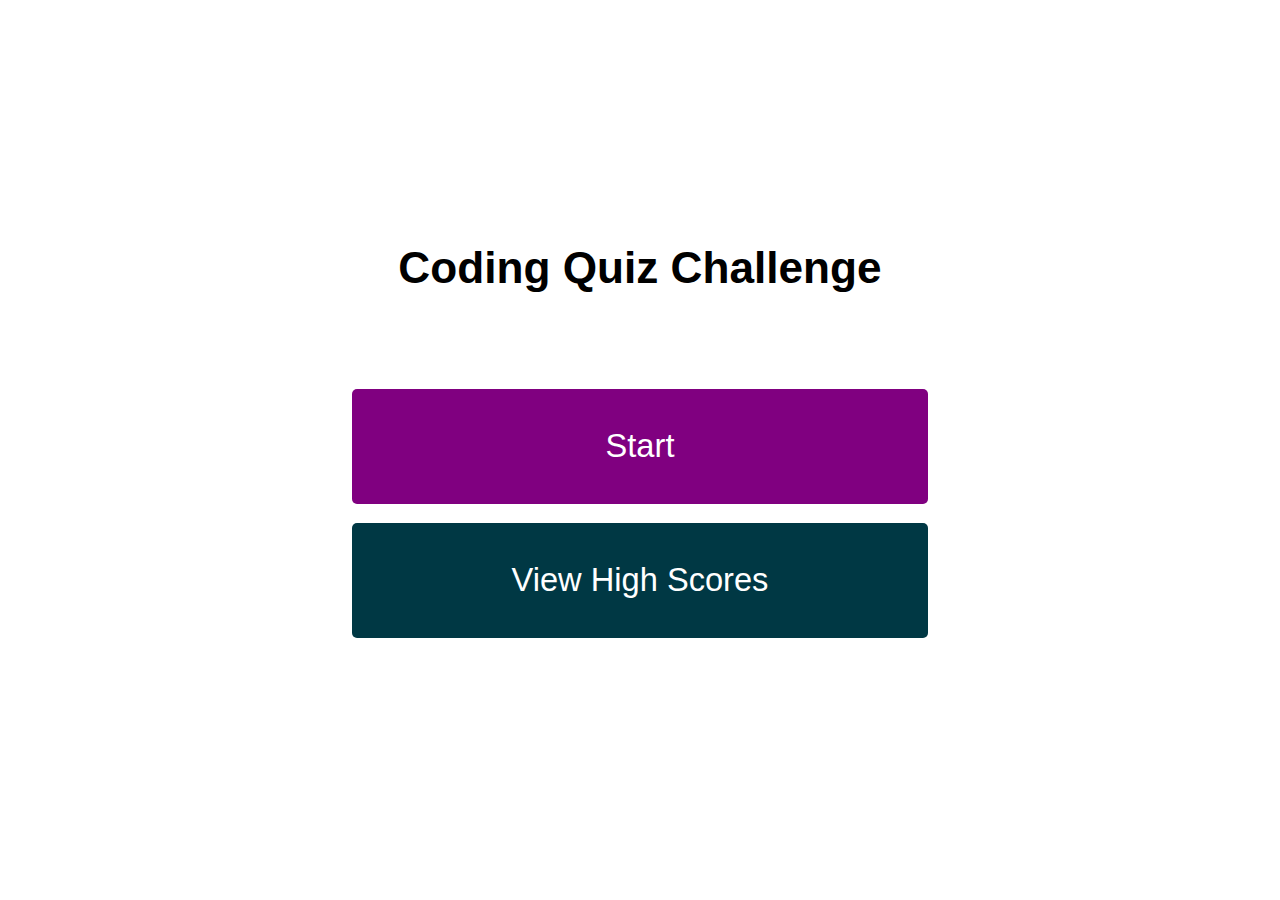
<file: index.html>
<!DOCTYPE html>
<html lang="en">
<head>
    <meta charset="UTF-8">
    <meta http-equiv="X-UA-Compatible" content="IE=edge">
    <meta name="viewport" content="width=device-width, initial-scale=1.0">
    <link rel="stylesheet" href="./assets/css/style.css">
    <title>Code Quiz</title>
</head>
<body>
    <div class="container">
       <div id="home" class="flex-column flex-center">
        <h1 class="text-center">Coding Quiz Challenge</h1>
        <a href="./game.html" class="btn">Start</a>
        <a href="./highscores.html" id="highscore-btn" class="btn">View High Scores</a>
       </div>
    </div>
</body>
</html>
</file>
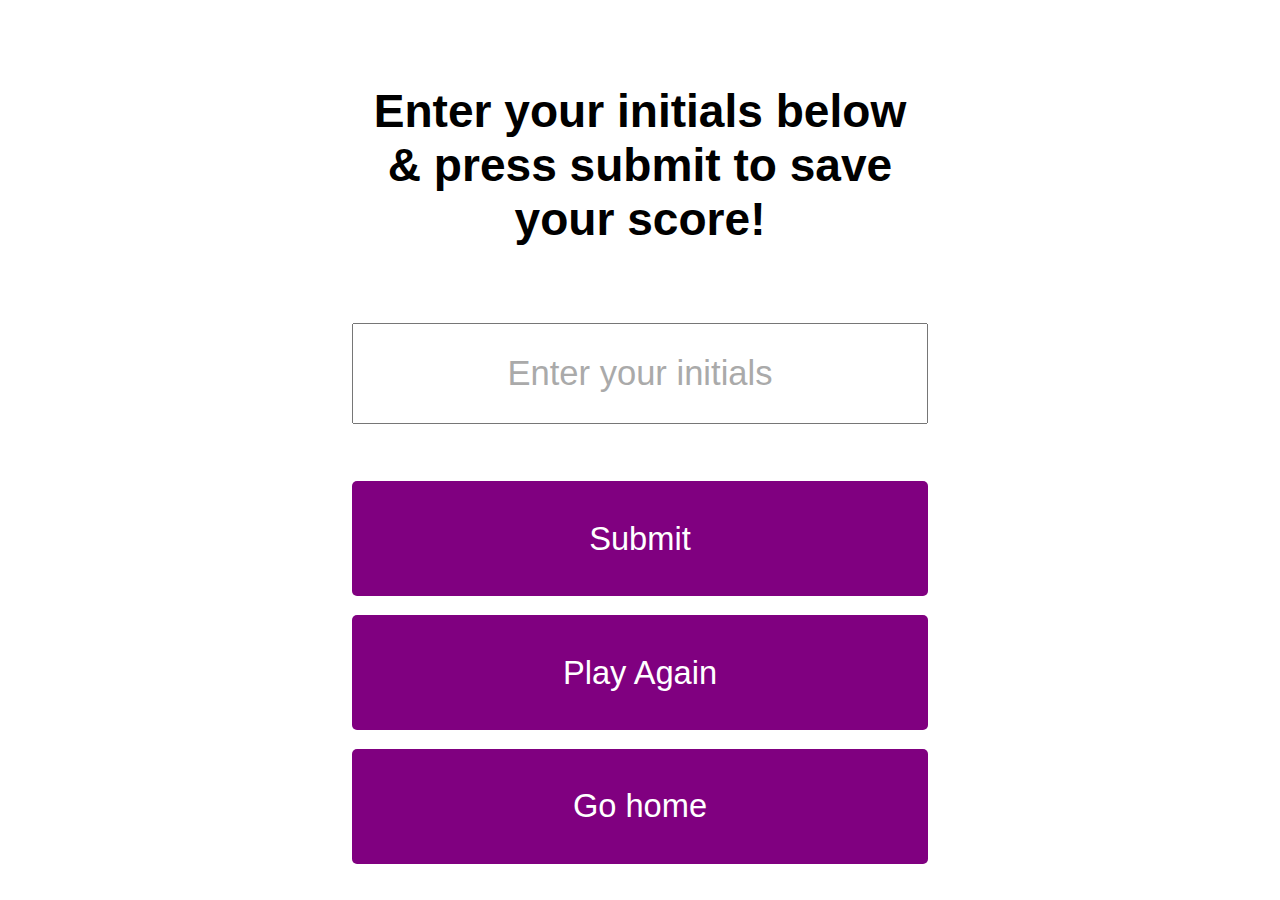
<file: end.html>
<!DOCTYPE html>
<html lang="en">
<head>
    <meta charset="UTF-8">
    <meta http-equiv="X-UA-Compatible" content="IE=edge">
    <meta name="viewport" content="width=device-width, initial-scale=1.0">
    <link rel="stylesheet" href="./assets/css/style.css">
    <title>Code Quiz</title>
</head>
<body>
    <div class="container">
        <div id="end" class="flex-center flex-column">
            <h3 id="finalScore">0</h3>
            <form class="end-form-container">
                <h2 id="end-text">Enter your initials below & press submit to save your score!</h2>
                <input type="text" name="name" id="username" placeholder="Enter your initials">
                <button 
                    class="btn" 
                    id="saveScoreBtn" 
                    type="submit"
                    onclick="saveHighScore(event)" disabled>Submit</button>
            </form>
            <a href="./game.html" class="btn">Play Again</a>
            <a href="./index.html" class="btn">Go home</a>
        </div>
    </div>
    <script src="./assets/js/end.js"></script>
</body>
</html>
</file>
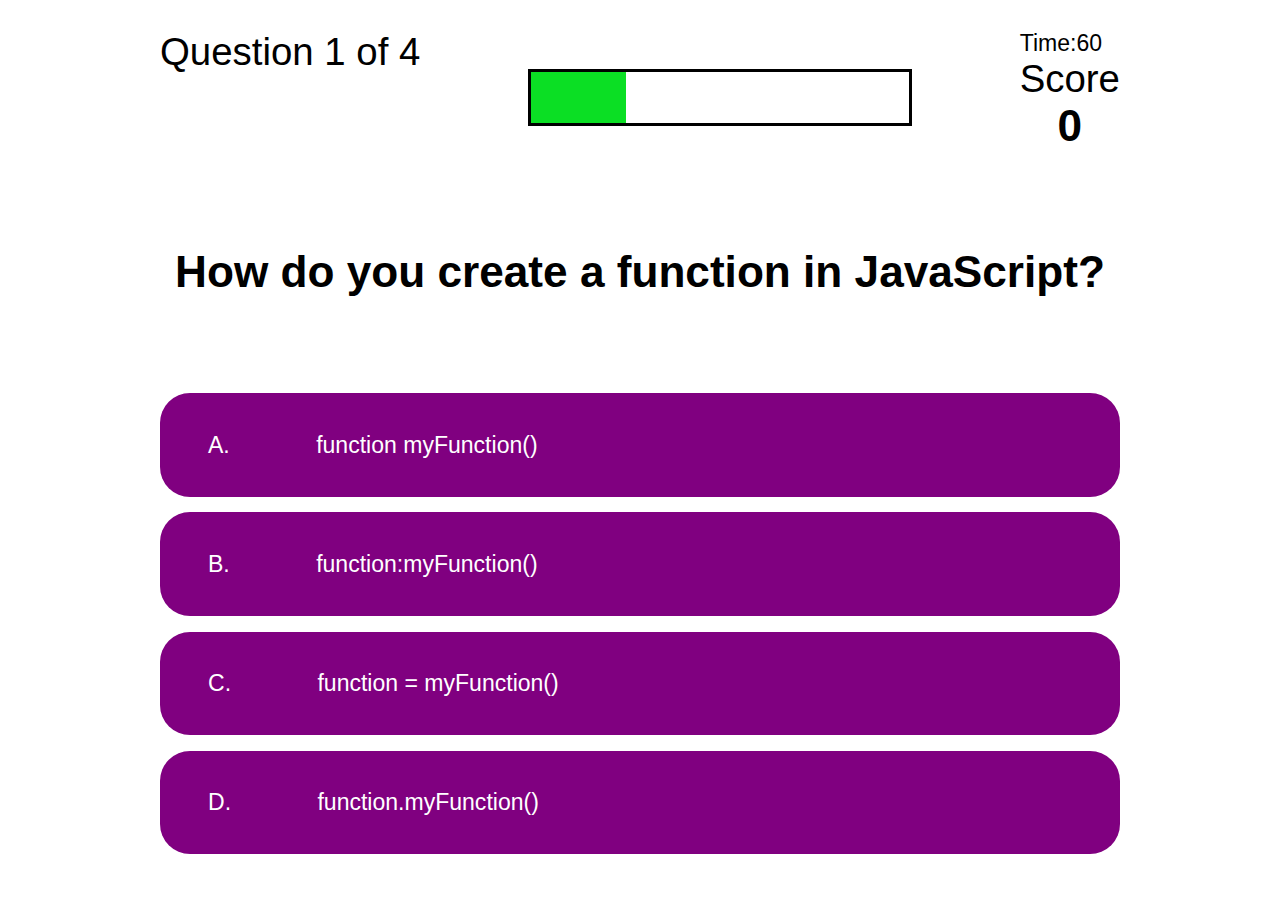
<file: game.html>
<!DOCTYPE html>
<html lang="en">
<head>
    <meta charset="UTF-8">
    <meta http-equiv="X-UA-Compatible" content="IE=edge">
    <meta name="viewport" content="width=device-width, initial-scale=1.0">
    <link rel="stylesheet" href="./assets/css/style.css">
    <link rel="stylesheet" href="./assets/css/game.css">
    <title>Code Quiz</title>
</head>
<body>
    <div class="container">
        <div id="game" class="justify-center flex-column">

            <div id="hud">
                <div class="hud-item">
                    <p id="progressText" class="hud-prefix">Question</p>
                </div>
                <div id="progressBar">
                    <div id="progressBarFull"></div>
                </div>
                <div class="hud-item">
                    <p>Time:<span id="timer">0</span></p>
                    <p class="hud-prefix">Score</p>
                    <h1 class="hud-main-text" id="score">0</h1>
                </div>
            </div>

            <h1 id="question">What is the answer to this question?</h1>
            <div class="choice-container">
                <p class="choice-prefix">A.</p>
                <p class="choice-text" data-number="1">Choice 1</p>
            </div>
            <div class="choice-container">
                <p class="choice-prefix">B.</p>
                <p class="choice-text" data-number="2">Choice 2</p>
            </div>
            <div class="choice-container">
                <p class="choice-prefix">C.</p>
                <p class="choice-text" data-number="3">Choice 3</p>
            </div>
            <div class="choice-container">
                <p class="choice-prefix">D.</p>
                <p class="choice-text" data-number="4">Choice 4</p>
            </div>
        </div>
    </div>
    <script src="./assets/js/game.js"></script>
</body>
</html>
</file>
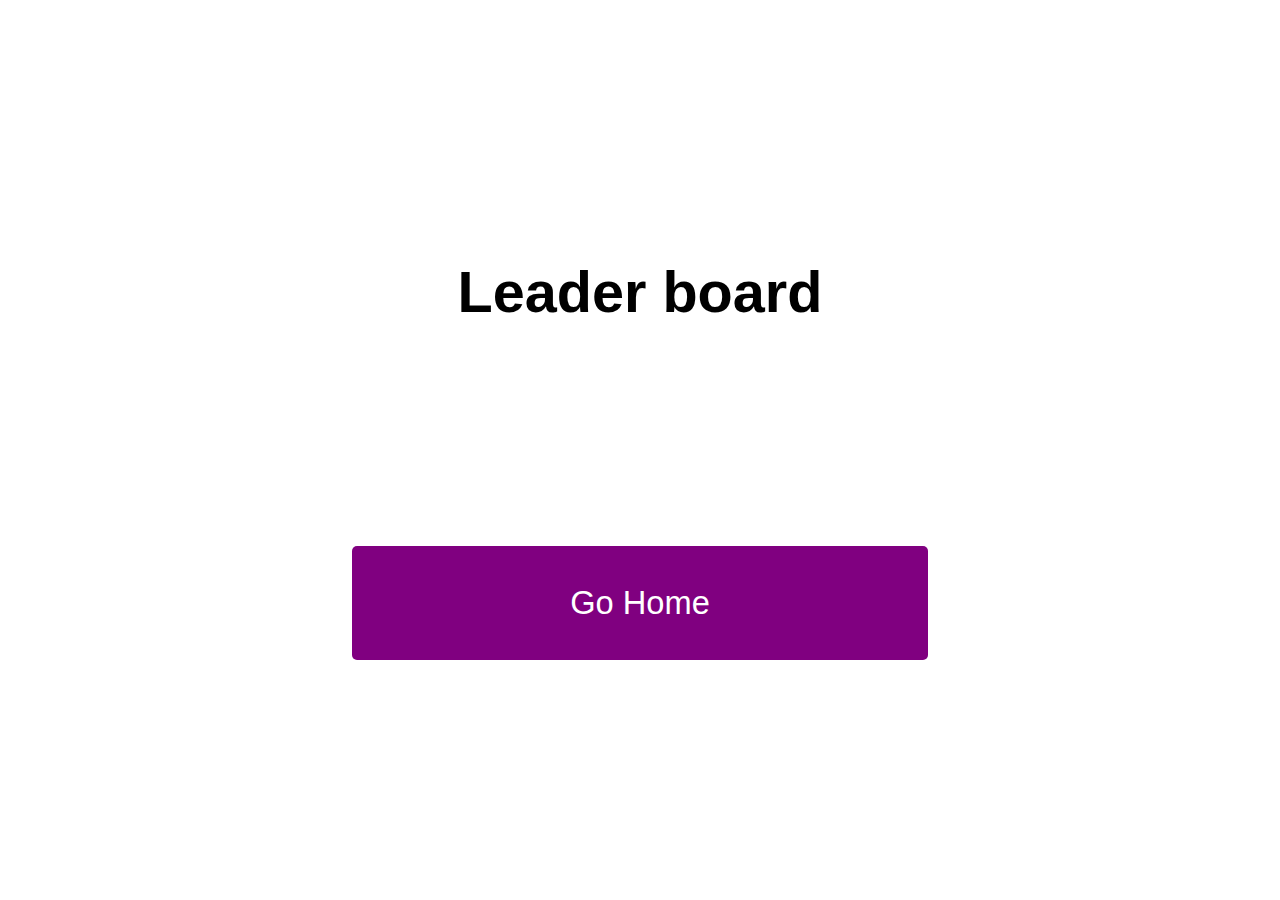
<file: highscores.html>
<!DOCTYPE html>
<html lang="en">
<head>
    <meta charset="UTF-8">
    <meta http-equiv="X-UA-Compatible" content="IE=edge">
    <meta name="viewport" content="width=device-width, initial-scale=1.0">
    <link rel="stylesheet" href="./assets/css/style.css">
    <link rel="stylesheet" href="./assets/css/highscores.css">
    <title>Document</title>
</head>
<body>
    <div class="container">
        <div id="highScores" class="flex-center flex-column">
            <h2 id="finalScore">Leader board</h2>
            <ul id="highScoresList"></ul>
            <a href="index.html" class="btn">Go Home</a>
        </div>
    </div>
    <script src="./assets/js/highscores.js"></script>
</body>
</html>
</file>
<file: assets/css/style.css>
* {
    box-sizing: border-box;
    margin: 0;
    padding: 0;
    font-size: 1.2rem;
    font-family: 'Franklin Gothic Medium', 'Arial Narrow', Arial, sans-serif;
}

h1 {
    font-size: 2.3rem;
    margin-bottom: 5rem;
}

h2 {
    font-size: 2rem;
    margin-bottom: 4rem;
}

.container {
    width: 100vw;
    height: 100vh;
    display: flex;
    justify-content: center;
    align-items: center;
    max-width: 80rem;
    margin: 0 auto;
    padding: 2rem;
}

.flex-column {
    display: flex;
    flex-direction: column;
}

.flex-center {
    justify-content: center;
}

.justify-center {
    justify-content: center;
}

.text-center {
    text-align: center;
}

.hidden {
    display: none;
}

.btn {
    font-size: 1.7rem;
    padding: 2rem 0;
    width: 30rem;
    text-align: center;
    margin-bottom: 1rem;
    text-decoration: none;
    color: white;
    background-color: purple;
    border-radius: 5px;
}

.btn:hover {
    cursor: pointer;
    background-color: palevioletred;
}

.btn[disabled]:hover {
    cursor: not-allowed;
    background-color: purple;
}

#highscore-btn {
    background-color: #003844;
}

#highscore-btn:hover {
    background-color: #5465ff;
    cursor: pointer;
}

.end-form-container {
    width: 100%;
    display: flex;
    flex-direction: column;
    align-items: center;
    max-width: 30rem;
}

#finalScore {
    text-align: center;
    padding-top: 2rem;
    padding-bottom: 1.5rem;
    font-size: 3rem;
}

input {
    margin-bottom: 1rem;
    width: 20rem;
    padding: 1.5rem;
    font-size: 1.8rem;
    text-align: center;
}

input::placeholder {
    color:#aaa;
}

#username {
    margin-bottom: 3rem;
    width: 100%;
    outline: none;
}

#end-text {
    font-size: 2.4rem;
    text-align: center;
    padding: 0;
}

#saveScoreBtn{
    border: none;
}
</file>
<file: assets/css/game.css>
.choice-container {
    display: flex;
    margin-bottom: 0.8rem;
    width: 100%;
    border-radius: 4px;
    background-color: purple;
    font-size: 3rem;
    min-width: 50rem;
    border-radius: 30px;
}

.choice-container:hover {
    cursor: pointer;
    box-shadow: 0 0.4rem 0.2rem rgba(66, 17, 100, 0.9);
    transform: scale(1.02);
    transform: transform 150ms;
} 

.choice-prefix {
    padding : 2rem 2.5rem;
    color: white;
}

.choice-text {
    padding: 2rem;
    width: 100%;
    color: white;
}

.correct {
    background-color: #43AA8B;
}

.incorrect {
    background-color: #DB504A;
}

/* Heads up display */

#hud {
    display: flex;
    justify-content: space-between;
}

.hud-prefix {
    text-align: center;
    font-size: 2rem;
}

.hud-main-text {
    text-align: center;
}

#progressBar {
    width: 20rem;
    height: 3rem;
    border: 0.2rem solid black;
    margin-top: 2rem;
    overflow: hidden;
}

#progressBarFull {
    height: 100%;
    background-color: rgb(11,223,36);
    width: 0%;
}

#question {
    text-align: center;
}
</file>
<file: assets/css/highscores.css>
#highScoresList {
    list-style: none;
    margin-bottom: 4rem;
    list-style-type: none;
    padding: 1rem;
}

.high-score {
    font-size: 2rem;
    margin-bottom: 0.5rem;
    text-align: center;
}
</file>
